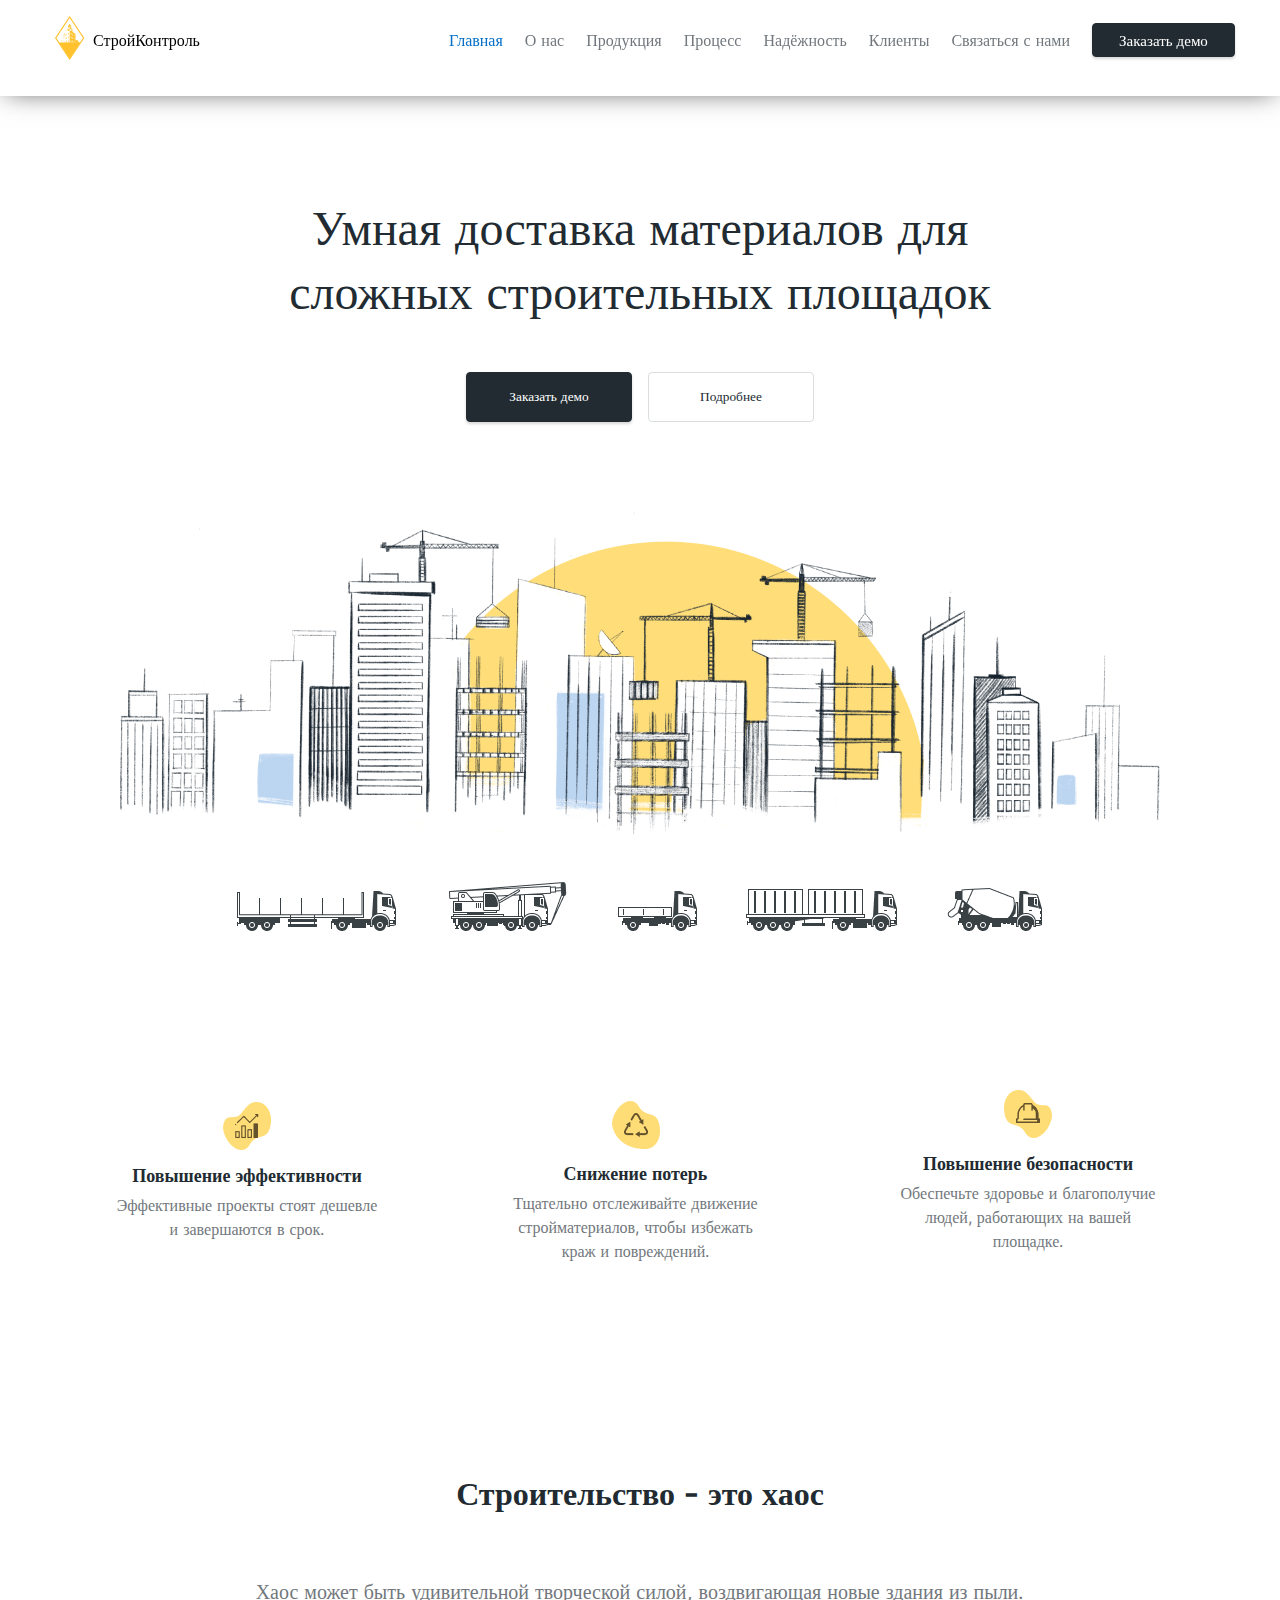
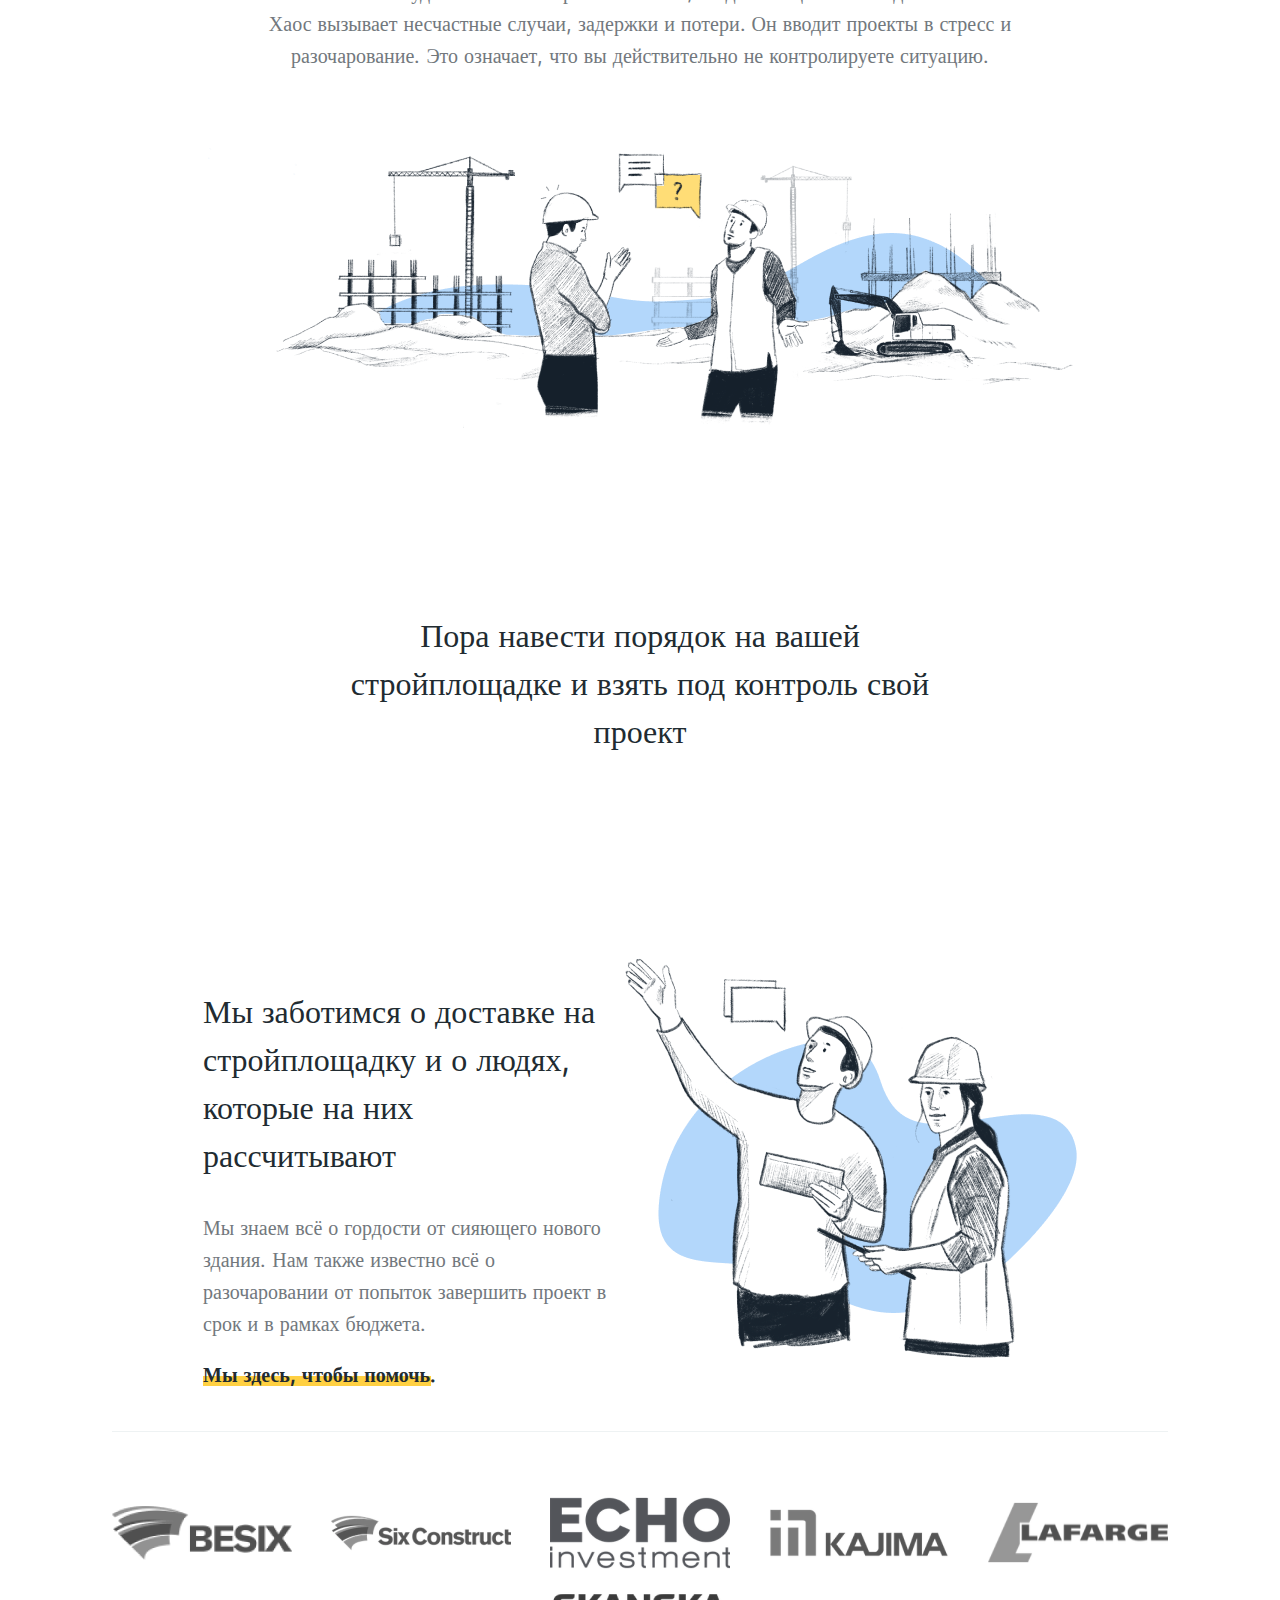
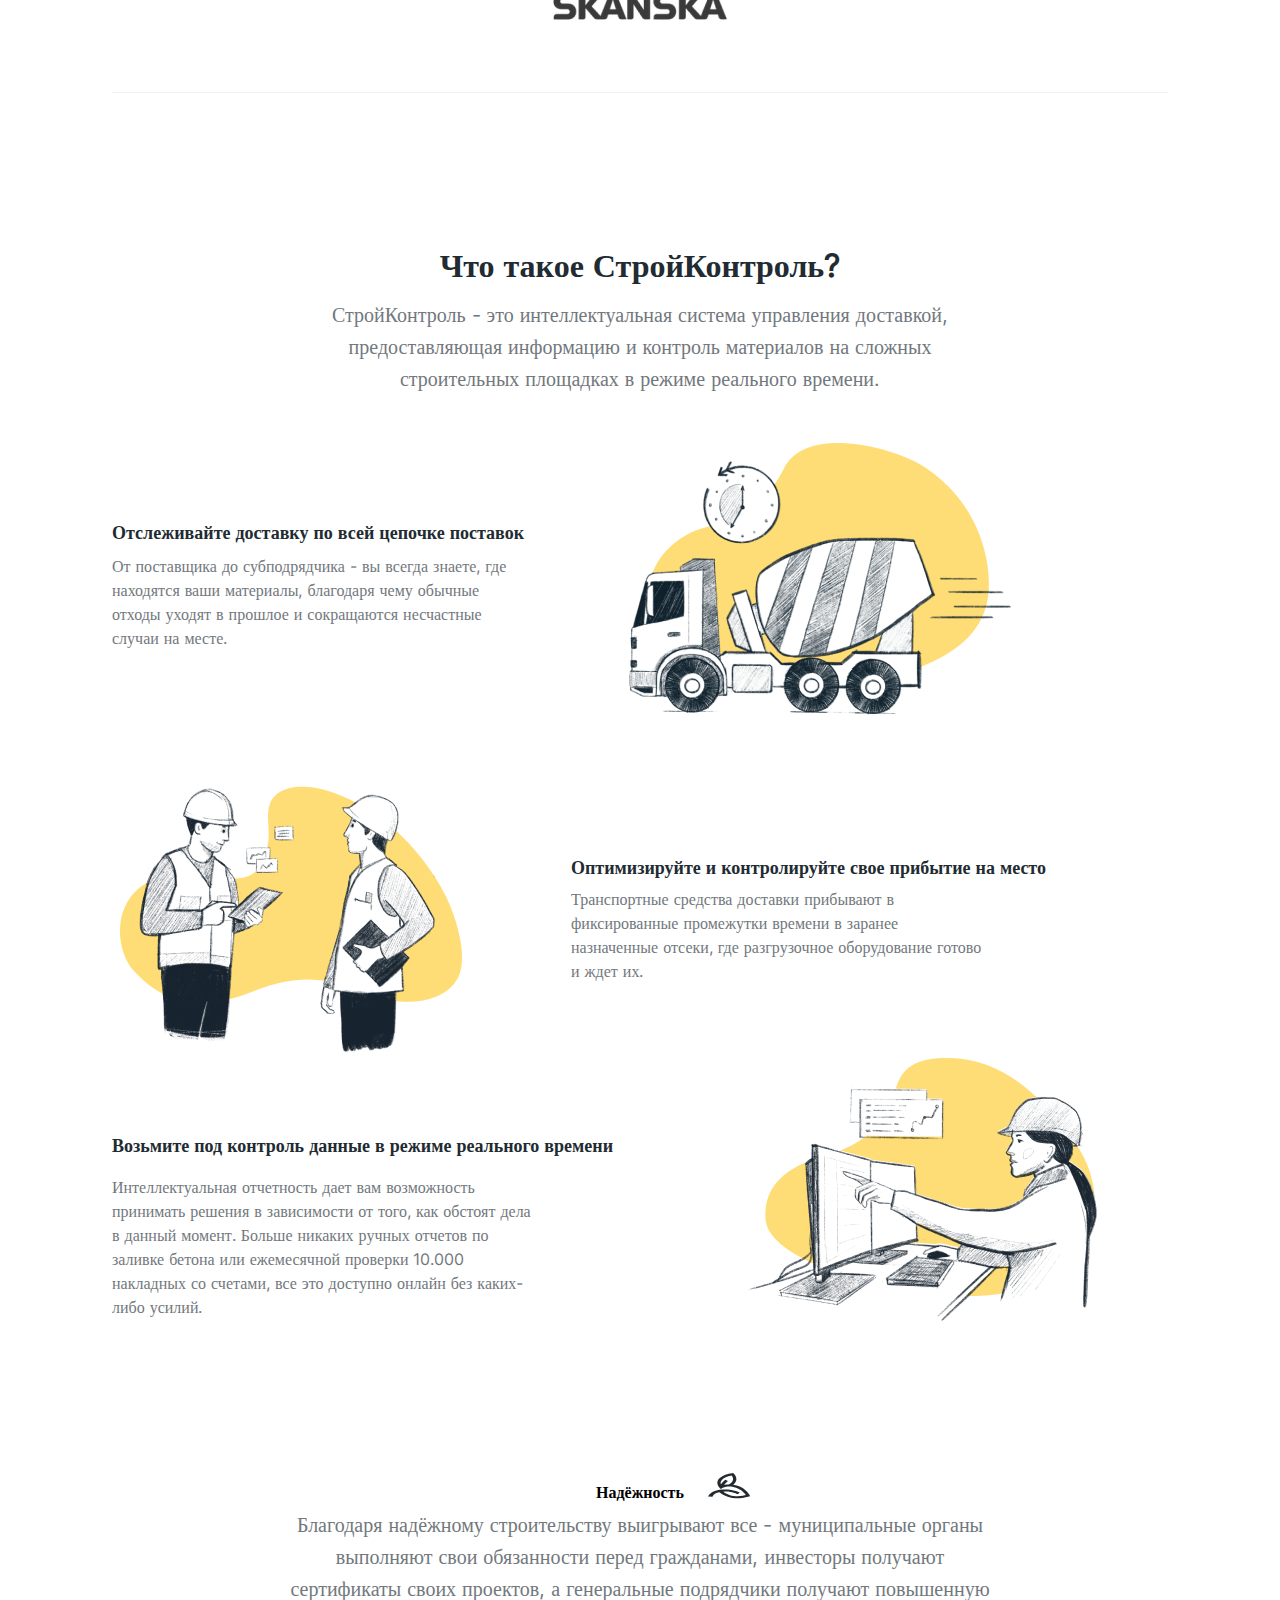
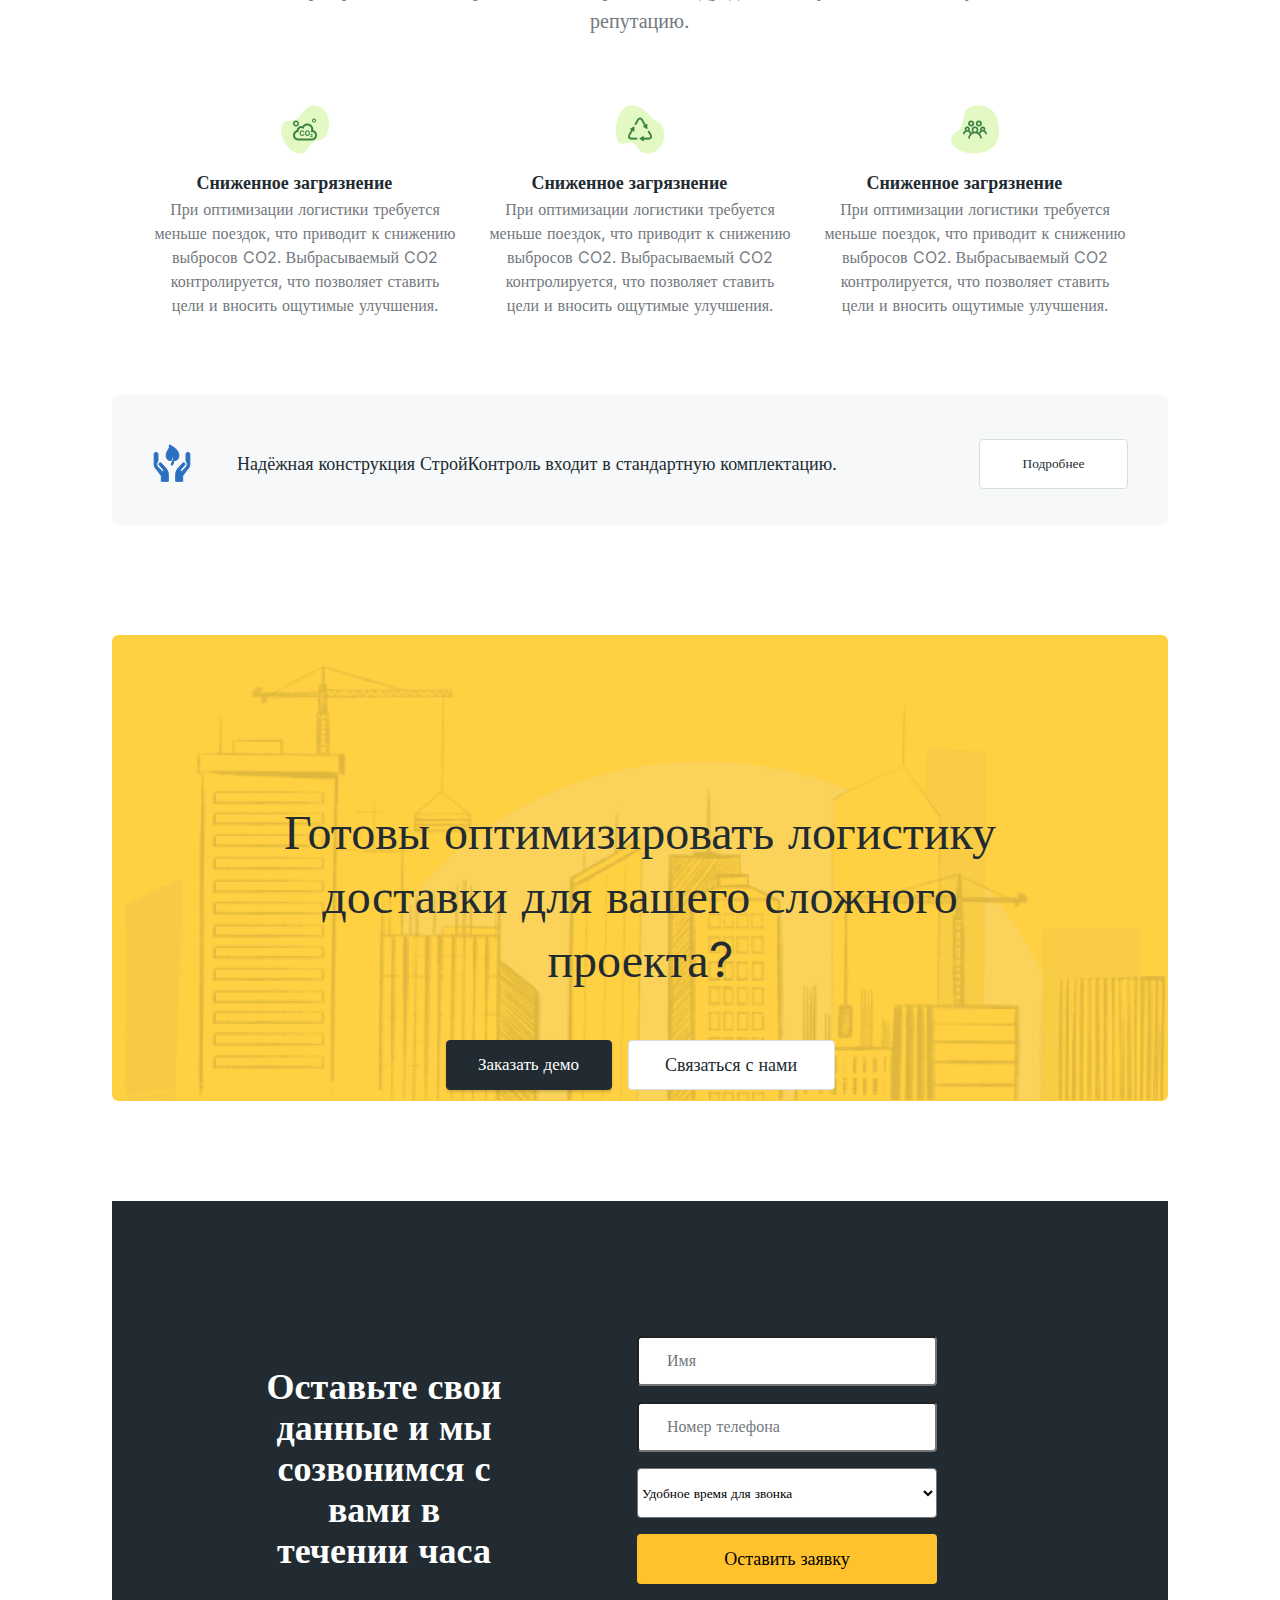
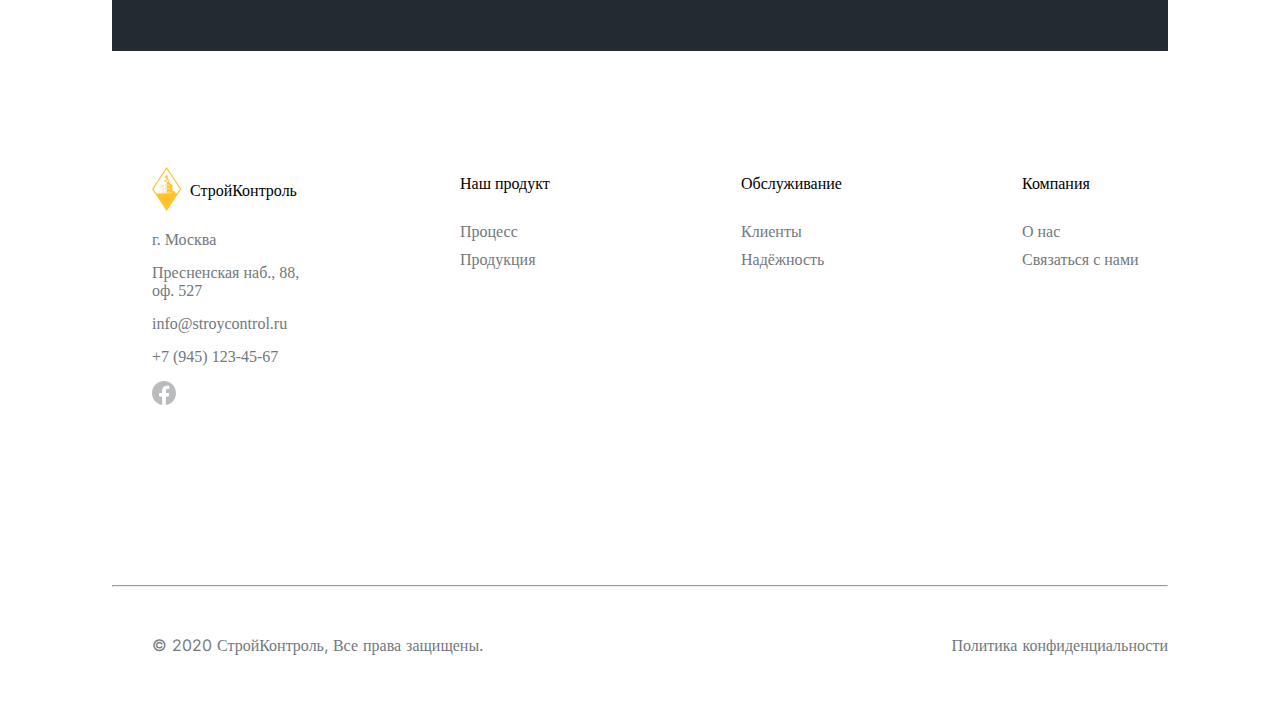
<file: index.html>
<!DOCTYPE html>
<html lang="ru">

<head>
    <meta charset="UTF-8">
    <meta http-equiv="X-UA-Compatible" content="IE=edge">
    <meta name="viewport" content="width=device-width, initial-scale=1.0">
    <title>Document</title>
    <link rel="stylesheet" href="./main.css">
    <link rel="stylesheet" href="./fonts.css">
</head>

<body>
    <nav>
        <div class="nav__container">
            <div class="start">
                <div class="start__div">
                    <div class="start__ul-li">
                        <ul class="start__ul">
                            <li class="start__li1"><img src="./images/logo.svg" alt=""></li>
                            <li class="start__li2">СтройКонтроль</li>
                        </ul>
                        <ul class="start__ul2">
                            <li class="start__li2">Главная</li>
                            <li class="start__li2">О нас</li>
                            <li class="start__li2">Продукция</li>
                            <li class="start__li2">Процесс</li>
                            <li class="start__li2">Надёжность</li>
                            <li class="start__li2">Клиенты</li>
                            <li class="start__li2">Связаться с нами</li>
                            <li><button class="start__li-button">Заказать демо</button></li>
                        </ul>
                    </div>
                </div>
            </div>
        </div>
    </nav>
    <header>
        <div class="container">
            <div class="header">
                <div class="start__header">
                    <p class="start__p1">Умная доставка материалов для сложных строительных площадок</p>
                    <div class="start__btns">
                        <button class="start_btn1">Заказать демо</button>
                        <button class="start_btn2">Подробнее</button>
                    </div>
                    <img class="start__img1" src="./images/Rectangle.png" alt="">
                    <img class="start__img2" src="./images/cards.png" alt="">
                </div>
            </div>
        </div>
    </header>
    <main>
        <section class="section001">
            <div class="container">
                <div class="start__cards">
                    <div class="start__card1 start_card1">
                        <img src="./images/Frame1.png" alt="">
                        <h2>Повышение эффективности</h2>
                        <p class="start__text">Эффективные проекты стоят дешевле и завершаются в срок.</p>
                    </div>
                    <div class="start__card1">
                        <img src="./images/Frame2.png" alt="">
                        <h2>Снижение потерь</h2>
                        <p class="start__text2">Тщательно отслеживайте движение стройматериалов, чтобы избежать краж и повреждений.</p>
                    </div>
                    <div class="start__card1 start_card1">
                        <img src="./images/Frame3.png" alt="">
                        <h2>Повышение безопасности</h2>
                        <p class="start__text3">Обеспечьте здоровье и благополучие людей, работающих на вашей площадке.</p>
                    </div>
                </div>
            </div>
        </section>
        <section class="section002">
            <div class="container">
                <div class="start__section002">
                    <h4 class="start__h4">Строительство - это хаос</h4>
                    <p class="start__p2">Хаос может быть удивительной творческой силой, воздвигающая новые здания из пыли. Хаос вызывает несчастные случаи, задержки и потери. Он вводит проекты в стресс и разочарование. Это означает, что вы действительно не контролируете ситуацию.</p>
                    <img src="./images/Rectangle2.png" alt="">
                </div>
            </div>
        </section>
        <section class="section003">
            <div class="container">
                <div class="start__section003">
                    <p class="start__wrap">Пора навести порядок на вашей стройплощадке и взять под контроль свой проект</p>
                    <div class="start__df">
                        <div class="start__texts-p">
                            <p class="start__p4">Мы заботимся о доставке на стройплощадку и о людях, которые на них рассчитывают</p>
                            <p class="start__p5">Мы знаем всё о гордости от сияющего нового здания. Нам также известно всё о разочаровании от попыток завершить проект в срок и в рамках бюджета.</p>
                            <div class="start__hr-div">
                                <h5 class="start_value">Мы здесь, чтобы помочь.</h5>
                                <span></span>
                            </div>
                        </div>
                        <img src="./images/Rectangle3.png" alt="">
                    </div>
                </div>
            </div>
        </section>
        <section class="section004">
            <div class="container">
                <div class="start__section004">
                    <div class="start__img">
                        <div class="start__images">
                            <img src="./images/besix.png" alt="">
                            <img src="./images/six.png" alt="">
                            <img src="./images/echo.png" alt="">
                            <img src="./images/kajima.png" alt="">
                            <img src="./images/lafarge.png" alt="">
                        </div>
                        <img class="start__skanska" src="./images/skanska.png" alt="">
                    </div>
                </div>
            </div>
        </section>
        <section class="section005">
            <div class="container">
                <div class="start__section005">
                    <div class="start__texts-values">
                        <h6 class="start__value-text">Что такое СтройКонтроль?</h6>
                        <p class="start__html">СтройКонтроль - это интеллектуальная система управления доставкой, предоставляющая информацию и контроль материалов на сложных строительных площадках в режиме реального времени.</p>
                    </div>
                    <div class="start__div-menu">
                        <div class="start-menu-texts">
                            <h5 class="start__menu-h5">Отслеживайте доставку по всей цепочке поставок</h5>
                            <p>От поставщика до субподрядчика - вы всегда знаете, где находятся ваши материалы, благодаря чему обычные отходы уходят в прошлое и сокращаются несчастные случаи на месте.</p>
                        </div>
                        <img src="./images/car.png" alt="">
                    </div>
                    <div class="div__start">
                        <img src="./images/bg.png" alt="">
                        <div class="menu__texts">
                            <h4>Оптимизируйте и контролируйте свое прибытие на место</h4>
                            <p>Транспортные средства доставки прибывают в фиксированные промежутки времени в заранее назначенные отсеки, где разгрузочное оборудование готово и ждет их.</p>
                        </div>
                    </div>
                    <div class="menu__start">
                        <div class="div__menu-text">
                            <h3>Возьмите под контроль данные в режиме реального времени</h3>
                            <p>Интеллектуальная отчетность дает вам возможность принимать решения в зависимости от того, как обстоят дела в данный момент. Больше никаких ручных отчетов по заливке бетона или ежемесячной проверки 10.000 накладных со счетами,
                                все это доступно онлайн без каких-либо усилий.</p>
                        </div>
                        <img src="./images/komp.png" alt="">
                    </div>
                </div>
            </div>
        </section>
        <section class="section006">
            <div class="container">
                <div class="start__section006">
                    <div class="menu-div__wrapper">
                        <div class="img-vector">
                            <h4>Надёжность</h4>
                            <img src="./images/Vector.svg" alt="">
                        </div>
                        <p>Благодаря надёжному строительству выигрывают все - муниципальные органы выполняют свои обязанности перед гражданами, инвесторы получают сертификаты своих проектов, а генеральные подрядчики получают повышенную репутацию.</p>
                        <div class="menu__cards">
                            <div class="menu_card1">
                                <img src="./images/green1.png" alt="">
                                <h3>Сниженное загрязнение</h3>
                                <p>При оптимизации логистики требуется меньше поездок, что приводит к снижению выбросов CO2. Выбрасываемый CO2 контролируется, что позволяет ставить цели и вносить ощутимые улучшения.</p>
                            </div>
                            <div class="menu_card1">
                                <img src="./images/gree2.png" alt="">
                                <h3>Сниженное загрязнение</h3>
                                <p>При оптимизации логистики требуется меньше поездок, что приводит к снижению выбросов CO2. Выбрасываемый CO2 контролируется, что позволяет ставить цели и вносить ощутимые улучшения.</p>
                            </div>
                            <div class="menu_card1">
                                <img src="./images/gree3.png" alt="">
                                <h3>Сниженное загрязнение</h3>
                                <p>При оптимизации логистики требуется меньше поездок, что приводит к снижению выбросов CO2. Выбрасываемый CO2 контролируется, что позволяет ставить цели и вносить ощутимые улучшения.</p>
                            </div>
                        </div>
                    </div>
                    <div class="start__dropdown">
                        <div class="menu__df">
                            <img src="./images/hands-icon.svg" alt="">
                            <p>Надёжная конструкция СтройКонтроль входит в стандартную комплектацию.</p>
                            <button>Подробнее</button>
                        </div>
                    </div>
                </div>
            </div>
        </section>
        <section class="section007">
            <div class="container">
                <div class="start__section007">
                    <div class="align__item">
                        <p>Готовы оптимизировать логистику доставки для вашего сложного проекта?</p>
                        <div class="textarea">
                            <button>Заказать демо</button>
                            <button>Связаться с нами</button>
                        </div>
                    </div>
                </div>
            </div>
        </section>
        <section class="section008">
            <div class="container">
                <div class="start__section008">
                    <div class="menu__slesh">
                        <h4>Оставьте свои данные и мы созвонимся с вами в течении часа</h4>
                        <div class="menu__inputs">
                            <input type="text" placeholder="Имя">
                            <input type="text" placeholder="Номер телефона">
                            <select>
                                <option>Удобное время для звонка</option>
                                <option>Имя</option>
                                <option>Имя</option>
                                <option>Имя</option>
                        </select>
                            <button>Оставить заявку</button>
                        </div>
                    </div>
                </div>
            </div>
        </section>
        <section class="section009">
            <div class="container">
                <div class="start__section009">
                    <div class="menu__ul-li">
                        <div class="ul2">
                            <ul class="velue__ul">
                                <li><img src="./images/logo.svg" alt=""></li>
                                <li>СтройКонтроль</li>
                            </ul>
                            <ul class="value__ul2">
                                <li>г. Москва</li>
                                <li>Пресненская наб., 88, оф. 527</li>
                                <li>info@stroycontrol.ru</li>
                                <li>+7 (945) 123-45-67</li>
                                <li><img src="./images/facebook.svg" alt=""></li>
                            </ul>
                        </div>
                        <ul class="ul3">
                            <li>Наш продукт</li>
                            <li>Процесс</li>
                            <li>Продукция</li>
                        </ul>
                        <ul class="ul3">
                            <li>Обслуживание</li>
                            <li>Клиенты</li>
                            <li>Надёжность</li>
                        </ul>
                        <ul class="ul3">
                            <li>Компания</li>
                            <li>О нас</li>
                            <li>Связаться с нами</li>
                        </ul>
                    </div>
                </div>
            </div>
        </section>
    </main>
    <footer>
        <div class="container">
            <div class="start__footer">
                <hr class="footer__hr">
                <ul class="footer__ul">
                    <li>© 2020 СтройКонтроль, Все права защищены.</li>
                    <li>Политика конфиденциальности</li>
                </ul>
            </div>
        </div>
    </footer>
</body>

</html>
</file>
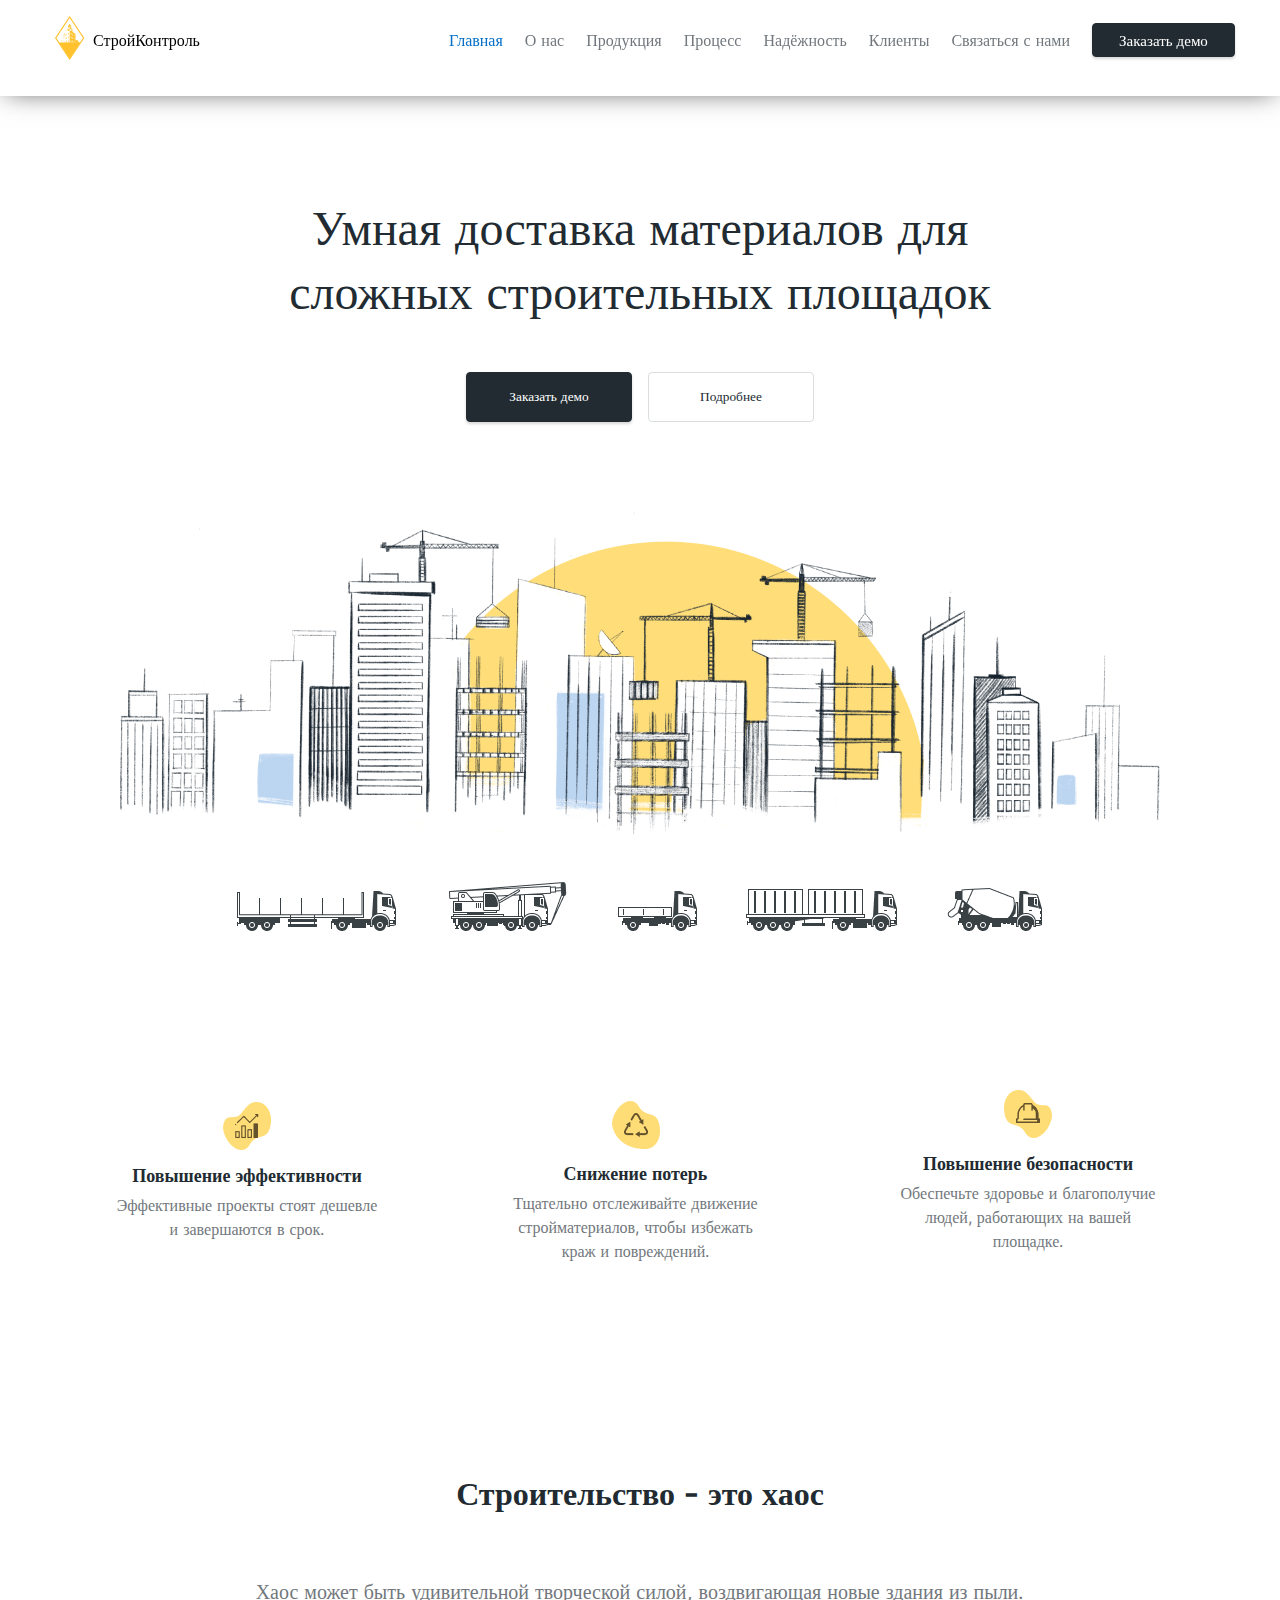
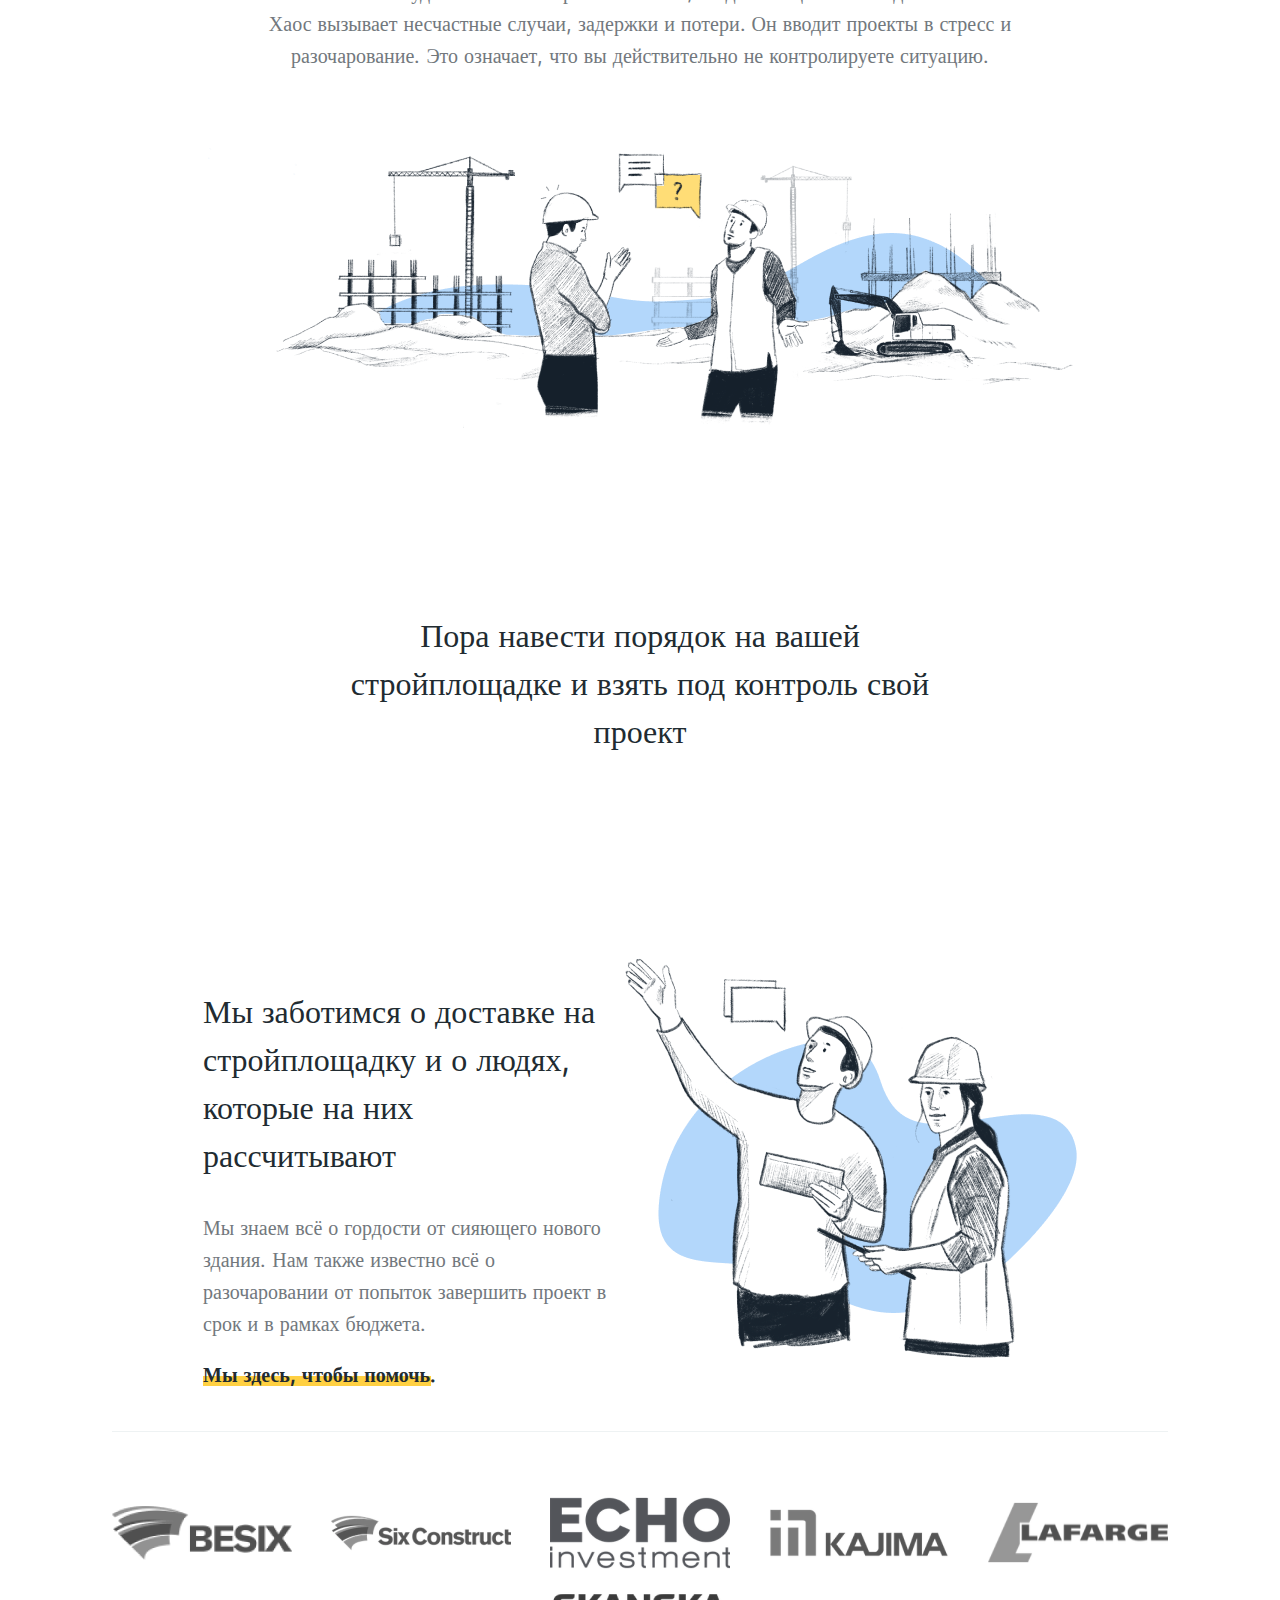
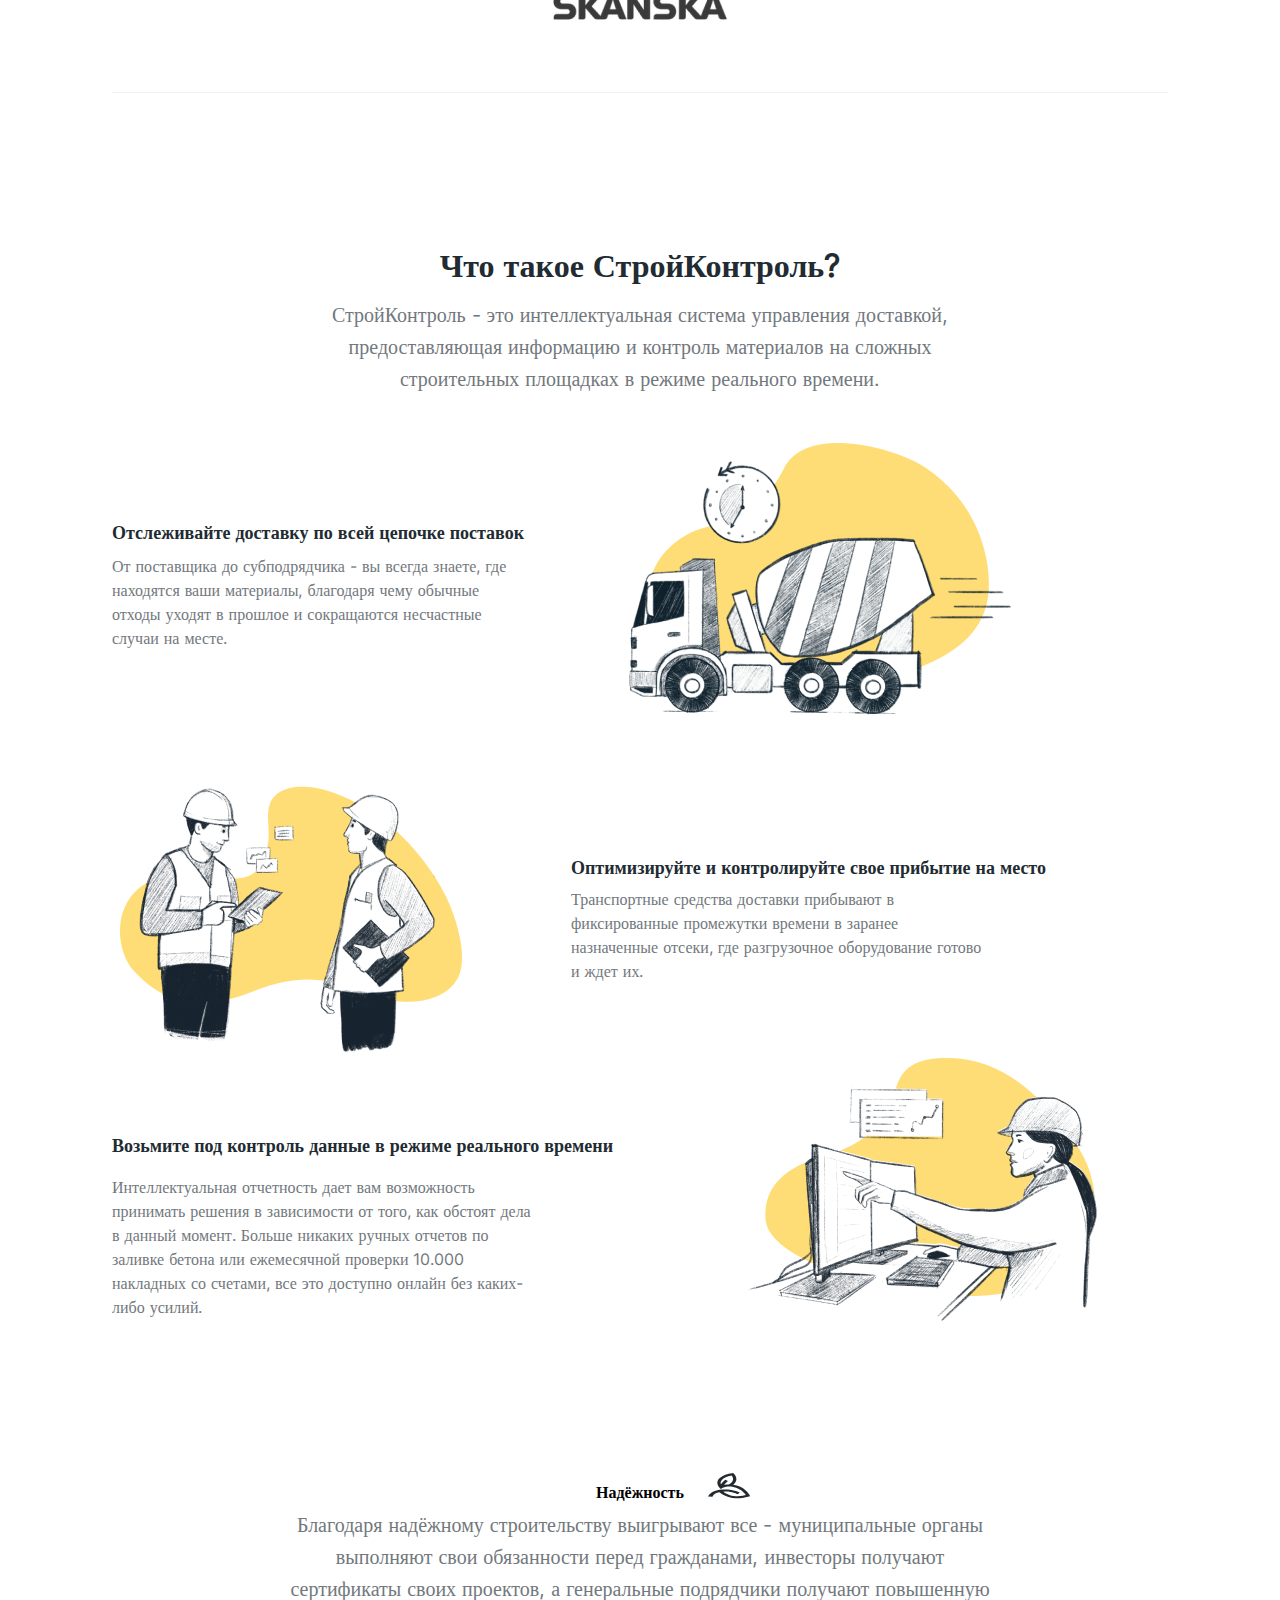
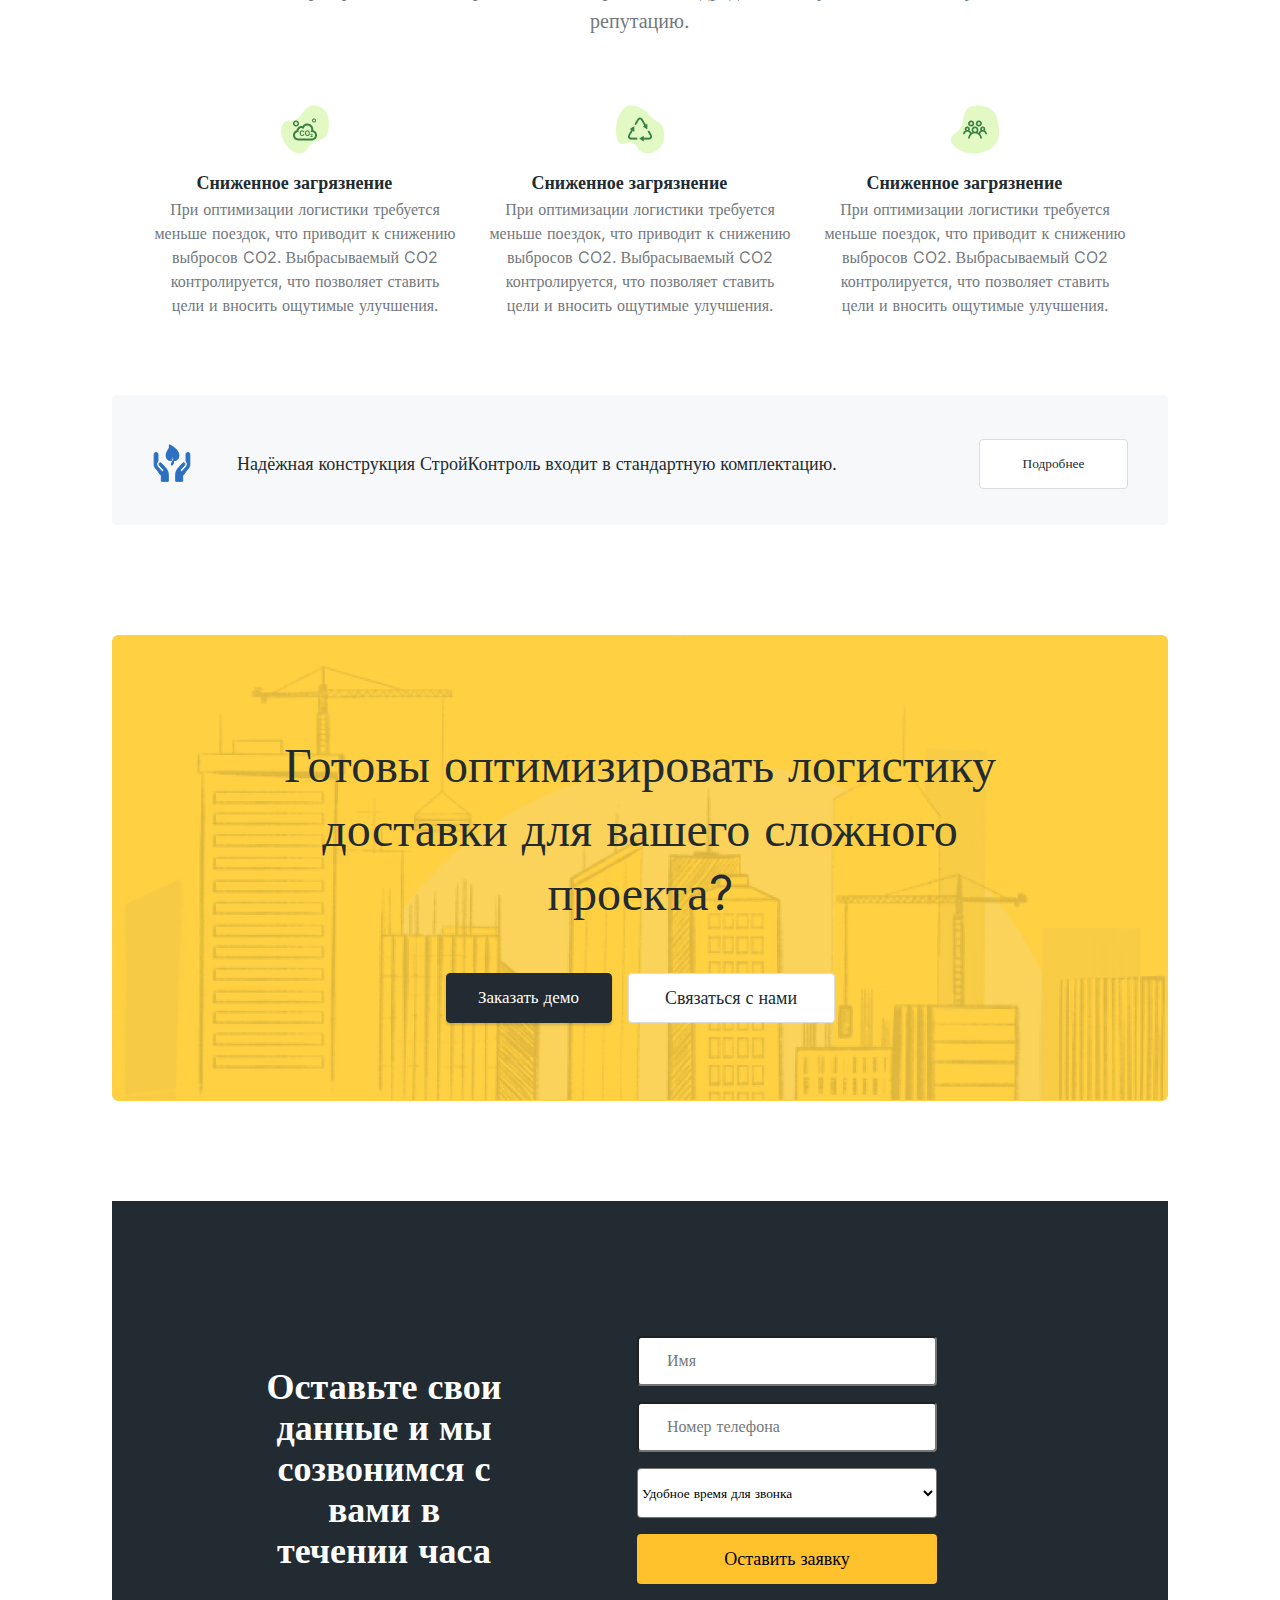
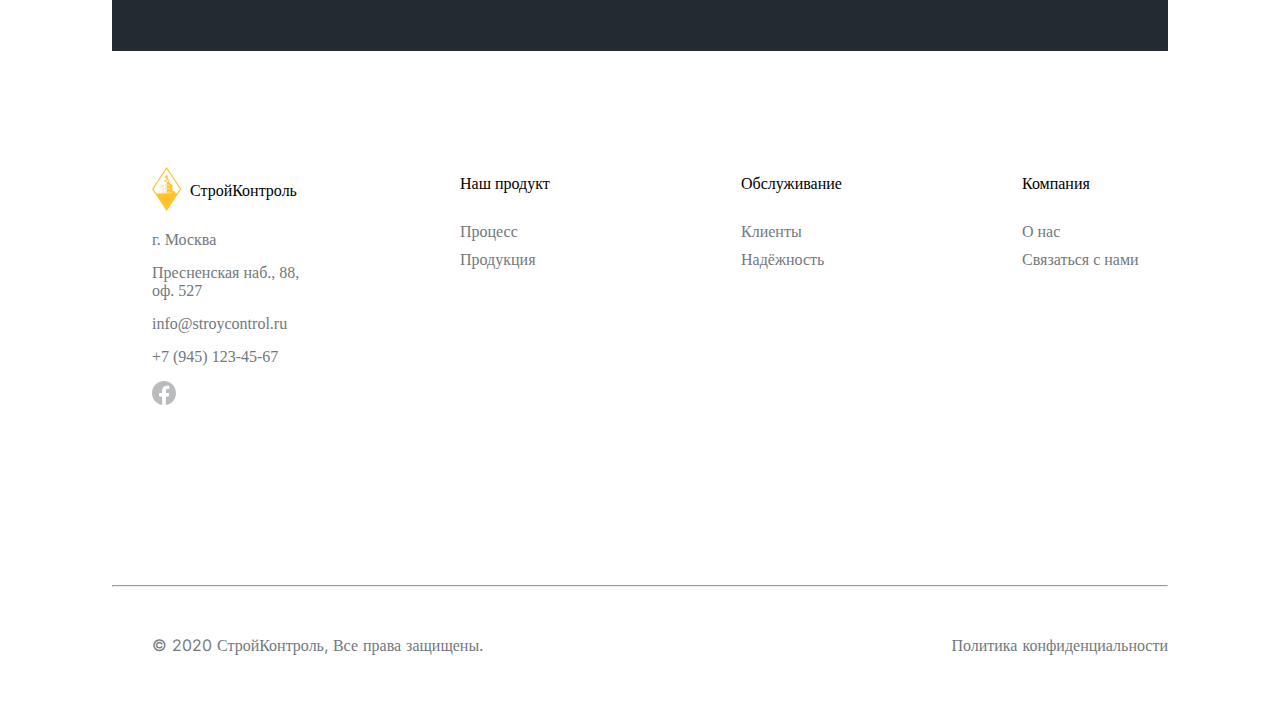
<file: 2-dars/index.html>
<!DOCTYPE html>
<html lang="en">

<head>
    <meta charset="UTF-8">
    <meta http-equiv="X-UA-Compatible" content="IE=edge">
    <meta name="viewport" content="width=device-width, initial-scale=1.0">
    <title>Document</title>
    <link rel="stylesheet" href="./main.css">
    <link rel="stylesheet" href="./fonts.css">
</head>

<body>
    <nav>
        <div class="nav__container">
            <div class="start">
                <div class="start__div">
                    <div class="start__ul-li">
                        <ul class="start__ul">
                            <li class="start__li1"><img src="./images/logo.svg" alt=""></li>
                            <li class="start__li2">СтройКонтроль</li>
                        </ul>
                        <ul class="start__ul2">
                            <li class="start__li2">Главная</li>
                            <li class="start__li2">О нас</li>
                            <li class="start__li2">Продукция</li>
                            <li class="start__li2">Процесс</li>
                            <li class="start__li2">Надёжность</li>
                            <li class="start__li2">Клиенты</li>
                            <li class="start__li2">Связаться с нами</li>
                            <li><button class="start__li-button">Заказать демо</button></li>
                        </ul>
                    </div>
                </div>
            </div>
        </div>
    </nav>
    <header>
        <div class="container">
            <div class="header">
                <div class="start__header">
                    <p class="start__p1">Умная доставка материалов для сложных строительных площадок</p>
                    <div class="start__btns">
                        <button class="start_btn1">Заказать демо</button>
                        <button class="start_btn2">Подробнее</button>
                    </div>
                    <img class="start__img1" src="./images/Rectangle.png" alt="">
                    <img class="start__img2" src="./images/cards.png" alt="">
                </div>
            </div>
        </div>
    </header>
    <main>
        <section class="section001">
            <div class="container">
                <div class="start__cards">
                    <div class="start__card1 start_card1">
                        <img src="./images/Frame1.png" alt="">
                        <h2>Повышение эффективности</h2>
                        <p class="start__text">Эффективные проекты стоят дешевле и завершаются в срок.</p>
                    </div>
                    <div class="start__card1">
                        <img src="./images/Frame2.png" alt="">
                        <h2>Снижение потерь</h2>
                        <p class="start__text2">Тщательно отслеживайте движение стройматериалов, чтобы избежать краж и повреждений.</p>
                    </div>
                    <div class="start__card1 start_card1">
                        <img src="./images/Frame3.png" alt="">
                        <h2>Повышение безопасности</h2>
                        <p class="start__text3">Обеспечьте здоровье и благополучие людей, работающих на вашей площадке.</p>
                    </div>
                </div>
            </div>
        </section>
        <section class="section002">
            <div class="container">
                <div class="start__section002">
                    <h4 class="start__h4">Строительство - это хаос</h4>
                    <p class="start__p2">Хаос может быть удивительной творческой силой, воздвигающая новые здания из пыли. Хаос вызывает несчастные случаи, задержки и потери. Он вводит проекты в стресс и разочарование. Это означает, что вы действительно не контролируете ситуацию.</p>
                    <img src="./images/Rectangle2.png" alt="">
                </div>
            </div>
        </section>
        <section class="section003">
            <div class="container">
                <div class="start__section003">
                    <p class="start__wrap">Пора навести порядок на вашей стройплощадке и взять под контроль свой проект</p>
                    <div class="start__df">
                        <div class="start__texts-p">
                            <p class="start__p4">Мы заботимся о доставке на стройплощадку и о людях, которые на них рассчитывают</p>
                            <p class="start__p5">Мы знаем всё о гордости от сияющего нового здания. Нам также известно всё о разочаровании от попыток завершить проект в срок и в рамках бюджета.</p>
                            <div class="start__hr-div">
                                <h5 class="start_value">Мы здесь, чтобы помочь.</h5>
                                <span></span>
                            </div>
                        </div>
                        <img src="./images/Rectangle3.png" alt="">
                    </div>
                </div>
            </div>
        </section>
        <section class="section004">
            <div class="container">
                <div class="start__section004">
                    <div class="start__img">
                        <div class="start__images">
                            <img src="./images/besix.png" alt="">
                            <img src="./images/six.png" alt="">
                            <img src="./images/echo.png" alt="">
                            <img src="./images/kajima.png" alt="">
                            <img src="./images/lafarge.png" alt="">
                        </div>
                        <img class="start__skanska" src="./images/skanska.png" alt="">
                    </div>
                </div>
            </div>
        </section>
        <section class="section005">
            <div class="container">
                <div class="start__section005">
                    <div class="start__texts-values">
                        <h6 class="start__value-text">Что такое СтройКонтроль?</h6>
                        <p class="start__html">СтройКонтроль - это интеллектуальная система управления доставкой, предоставляющая информацию и контроль материалов на сложных строительных площадках в режиме реального времени.</p>
                    </div>
                    <div class="start__div-menu">
                        <div class="start-menu-texts">
                            <h5 class="start__menu-h5">Отслеживайте доставку по всей цепочке поставок</h5>
                            <p>От поставщика до субподрядчика - вы всегда знаете, где находятся ваши материалы, благодаря чему обычные отходы уходят в прошлое и сокращаются несчастные случаи на месте.</p>
                        </div>
                        <img src="./images/car.png" alt="">
                    </div>
                    <div class="div__start">
                        <img src="./images/bg.png" alt="">
                        <div class="menu__texts">
                            <h4>Оптимизируйте и контролируйте свое прибытие на место</h4>
                            <p>Транспортные средства доставки прибывают в фиксированные промежутки времени в заранее назначенные отсеки, где разгрузочное оборудование готово и ждет их.</p>
                        </div>
                    </div>
                    <div class="menu__start">
                        <div class="div__menu-text">
                            <h3>Возьмите под контроль данные в режиме реального времени</h3>
                            <p>Интеллектуальная отчетность дает вам возможность принимать решения в зависимости от того, как обстоят дела в данный момент. Больше никаких ручных отчетов по заливке бетона или ежемесячной проверки 10.000 накладных со счетами,
                                все это доступно онлайн без каких-либо усилий.</p>
                        </div>
                        <img src="./images/komp.png" alt="">
                    </div>
                </div>
            </div>
        </section>
        <section class="section006">
            <div class="container">
                <div class="start__section006">
                    <div class="menu-div__wrapper">
                        <div class="img-vector">
                            <h4>Надёжность</h4>
                            <img src="./images/Vector.svg" alt="">
                        </div>
                        <p>Благодаря надёжному строительству выигрывают все - муниципальные органы выполняют свои обязанности перед гражданами, инвесторы получают сертификаты своих проектов, а генеральные подрядчики получают повышенную репутацию.</p>
                        <div class="menu__cards">
                            <div class="menu_card1">
                                <img src="./images/green1.png" alt="">
                                <h3>Сниженное загрязнение</h3>
                                <p>При оптимизации логистики требуется меньше поездок, что приводит к снижению выбросов CO2. Выбрасываемый CO2 контролируется, что позволяет ставить цели и вносить ощутимые улучшения.</p>
                            </div>
                            <div class="menu_card1">
                                <img src="./images/gree2.png" alt="">
                                <h3>Сниженное загрязнение</h3>
                                <p>При оптимизации логистики требуется меньше поездок, что приводит к снижению выбросов CO2. Выбрасываемый CO2 контролируется, что позволяет ставить цели и вносить ощутимые улучшения.</p>
                            </div>
                            <div class="menu_card1">
                                <img src="./images/gree3.png" alt="">
                                <h3>Сниженное загрязнение</h3>
                                <p>При оптимизации логистики требуется меньше поездок, что приводит к снижению выбросов CO2. Выбрасываемый CO2 контролируется, что позволяет ставить цели и вносить ощутимые улучшения.</p>
                            </div>
                        </div>
                    </div>
                    <div class="start__dropdown">
                        <div class="menu__df">
                            <img src="./images/hands-icon.svg" alt="">
                            <p>Надёжная конструкция СтройКонтроль входит в стандартную комплектацию.</p>
                            <button>Подробнее</button>
                        </div>
                    </div>
                </div>
            </div>
        </section>
        <section class="section007">
            <div class="container">
                <div class="start__section007">
                    <div class="align__item">
                        <p>Готовы оптимизировать логистику доставки для вашего сложного проекта?</p>
                        <div class="textarea">
                            <button>Заказать демо</button>
                            <button>Связаться с нами</button>
                        </div>
                    </div>
                </div>
            </div>
        </section>
        <section class="section008">
            <div class="container">
                <div class="start__section008">
                    <div class="menu__slesh">
                        <h4>Оставьте свои данные и мы созвонимся с вами в течении часа</h4>
                        <div class="menu__inputs">
                            <input type="text" placeholder="Имя">
                            <input type="text" placeholder="Номер телефона">
                            <select>
                                <option>Удобное время для звонка</option>
                                <option>Имя</option>
                                <option>Имя</option>
                                <option>Имя</option>
                        </select>
                            <button>Оставить заявку</button>
                        </div>
                    </div>
                </div>
            </div>
        </section>
        <section class="section009">
            <div class="container">
                <div class="start__section009">
                    <div class="menu__ul-li">
                        <div class="ul2">
                            <ul class="velue__ul">
                                <li><img src="./images/logo.svg" alt=""></li>
                                <li>СтройКонтроль</li>
                            </ul>
                            <ul class="value__ul2">
                                <li>г. Москва</li>
                                <li>Пресненская наб., 88, оф. 527</li>
                                <li>info@stroycontrol.ru</li>
                                <li>+7 (945) 123-45-67</li>
                                <li><img src="./images/facebook.svg" alt=""></li>
                            </ul>
                        </div>
                        <ul class="ul3">
                            <li>Наш продукт</li>
                            <li>Процесс</li>
                            <li>Продукция</li>
                        </ul>
                        <ul class="ul3">
                            <li>Обслуживание</li>
                            <li>Клиенты</li>
                            <li>Надёжность</li>
                        </ul>
                        <ul class="ul3">
                            <li>Компания</li>
                            <li>О нас</li>
                            <li>Связаться с нами</li>
                        </ul>
                    </div>
                </div>
            </div>
        </section>
    </main>
    <footer>
        <div class="container">
            <div class="start__footer">
                <hr class="footer__hr">
                <ul class="footer__ul">
                    <li>© 2020 СтройКонтроль, Все права защищены.</li>
                    <li>Политика конфиденциальности</li>
                </ul>
            </div>
        </div>
    </footer>
</body>

</html>
</file>
<file: main.css>
* {
    box-sizing: border-box;
    list-style: none;
}

.nav__container {
    margin: 0 auto;
    max-width: 1440px;
    padding: 0 15px;
}

nav {
    background-color: rgb(255, 255, 255);
    Position: fixed;
    Z-index: 10;
    Top: 0;
    right: 0;
    Width: 100%;
    box-shadow: 0px 0px 26px -6px rgba(0, 0, 0, 0.76);
    -webkit-box-shadow: 0px 0px 26px -6px rgba(0, 0, 0, 0.76);
    -moz-box-shadow: 0px 0px 26px -6px rgba(0, 0, 0, 0.76);
}

.start__div {
    height: 96px;
}

.start__ul-li {
    display: flex;
    align-items: center;
    font-family: 'Inter';
    justify-content: space-between;
}

.start__ul {
    display: flex;
    align-items: center;
    font-family: 'Inter';
    column-gap: 8px;
}

.start__ul2 {
    column-gap: 22px;
    display: flex;
    font-family: 'Inter';
    align-items: center;
}

.start__ul2 .start__li2:nth-child(1) {
    font-family: 'Inter';
    color: #036FC7;
    cursor: pointer;
}

.start__ul2 .start__li2 {
    font-family: 'Inter';
    color: #72787D;
    cursor: pointer;
}

.start__ul2 .start__li2:hover {
    color: #036FC7;
    cursor: pointer;
}

.start__li-button {
    width: 143px;
    font-family: 'Inter';
    height: 34px;
    background: #212B31;
    border: 1px solid #212B31;
    box-shadow: 0px 2px 3px rgba(0, 0, 0, 0.16);
    border-radius: 4px;
    color: white;
    font-size: 15px;
    margin-right: 30px;
    transition: 0.5s;
}

.start__li-button:hover {
    background: #212b3100;
    border: 1px solid #DADEDF;
    box-shadow: none;
    color: #212B31;
    transition: 0.5s;
    cursor: pointer;
}


/* header */

.container {
    margin: 0 auto;
    max-width: 1056px;
    padding: 0 15;
}

header {
    margin-top: 74px;
}

.start__header {
    flex-direction: column;
    align-items: center;
    display: flex;
}

.start__p1 {
    width: 818px;
    font-family: 'Inter';
    font-size: 48px;
    line-height: 64px;
    text-align: center;
    color: #212B31;
    padding-top: 74px;
}

.start__btns {
    display: flex;
    column-gap: 16px;
    align-items: center;
}

.start_btn1 {
    width: 166px;
    height: 50px;
    background: #212B31;
    border: 1px solid #212B31;
    box-shadow: 0px 2px 3px rgba(0, 0, 0, 0.16);
    border-radius: 4px;
    color: white;
    transition: 0.5s;
    cursor: pointer;
}

.start_btn1:hover {
    background: #212b3100;
    border: 1px solid #DADEDF;
    box-shadow: none;
    color: #212B31;
    transition: 0.5s;
    cursor: pointer;
}

.start_btn2 {
    width: 166px;
    height: 50px;
    background: #212b3100;
    border: 1px solid #DADEDF;
    border-radius: 4px;
    color: #212B31;
    transition: 0.5s;
    cursor: pointer;
}

.start_btn2:hover {
    background: #212B31;
    border: 1px solid #212B31;
    box-shadow: 0px 2px 3px rgba(0, 0, 0, 0.16);
    color: white;
    transition: 0.5s;
    cursor: pointer;
}

.start__img1 {
    padding-top: 88px;
}

.start__img2 {
    padding-top: 36px;
}


/* section001 */

.section001 {
    padding-top: 158px;
}

.start__cards {
    display: flex;
    align-items: center;
    column-gap: 118px;
}

.start__card1 {
    display: flex;
    flex-direction: column;
    align-items: center;
}

.start_card1 {
    padding-bottom: 21px;
}

h2 {
    font-family: 'Inter';
    font-size: 18px;
    color: #212B31;
}

.start__text {
    width: 270px;
    font-family: 'Inter';
    font-size: 16px;
    line-height: 24px;
    text-align: center;
    color: #72787D;
    margin-top: -9px;
}

.start__text2 {
    width: 271px;
    font-family: 'Inter';
    font-size: 16px;
    line-height: 24px;
    text-align: center;
    color: #72787D;
    margin-top: -9px;
}

.start__text3 {
    width: 278px;
    font-family: 'Inter';
    font-size: 16px;
    line-height: 24px;
    text-align: center;
    color: #72787D;
    margin-top: -9px;
}


/* section002 */

.section002 {
    margin-top: 142px;
}

.start__section002 {
    flex-direction: column;
    display: flex;
    align-items: center;
}

.start__h4 {
    font-family: 'Inter';
    font-size: 32px;
    text-align: center;
    color: #212B31;
}

.start__p2 {
    width: 814px;
    font-family: 'Inter';
    font-size: 20px;
    line-height: 32px;
    text-align: center;
    color: #72787D;
}

.start__section002 img {
    padding-top: 40px;
}


/* section003 */

.section003 {
    margin-top: 144px;
}

.start__section003 {
    display: flex;
    flex-direction: column;
    align-items: center;
}

.start__wrap {
    width: 655px;
    font-family: 'Inter';
    font-size: 32px;
    line-height: 48px;
    text-align: center;
    color: #212B31;
}

.start__df {
    display: flex;
    align-items: center;
    padding-top: 168px;
}

.start__p4 {
    width: 410px;
    font-family: 'Inter';
    font-size: 32px;
    line-height: 48px;
    color: #212B31;
}

.start__p5 {
    width: 410px;
    font-family: 'Inter';
    font-size: 20px;
    line-height: 32px;
    color: #72787D;
}

.start__hr-div {
    position: relative;
    top: -30px;
}

.start_value {
    font-family: 'Inter';
    font-size: 20px;
    color: #212B31;
    z-index: 3;
    position: absolute;
}

.start__hr-div span {
    position: absolute;
    top: 46px;
    background-color: #ffd042;
    width: 228px;
    height: 10px;
}


/* section004 */

.section004 {
    margin-top: 71px;
}

.start__img {
    flex-direction: column;
    display: flex;
    align-items: center;
}

.start__images {
    display: flex;
    align-items: center;
    padding-top: 56px;
    column-gap: 39px;
}

.start__section004 {
    border-bottom: 1px solid #EEF2F3;
    border-top: 1px solid #EEF2F3;
    border-left: none;
    border-right: none;
}

.start__images img:nth-child(1) {
    width: 180px;
    height: 76px;
}

.start__images img:nth-child(2) {
    width: 180px;
    height: 60px;
}

.start__images img:nth-child(3) {
    width: 180px;
    height: 90px;
}

.start__images img:nth-child(4) {
    width: 180px;
    height: 72px;
}

.start__images img:nth-child(5) {
    width: 180px;
    height: 81px;
}

.start__skanska {
    padding-bottom: 56.72px;
}


/* section005 */

.section005 {
    margin-top: 78.28px;
}

.start__texts-values {
    display: flex;
    align-items: center;
    flex-direction: column;
    column-gap: 21px;
}

.start__value-text {
    width: 427px;
    font-family: 'Inter';
    font-size: 32px;
    text-align: center;
    color: #212B31;
}

.start__html {
    margin-top: -60px;
    width: 702px;
    font-family: 'Inter';
    font-size: 20px;
    line-height: 32px;
    text-align: center;
    color: #72787D;
}

.start__div-menu {
    margin-top: 28px;
    display: flex;
    align-items: center;
    column-gap: 91px;
}

.start__menu-h5 {
    font-family: 'Inter';
    font-size: 18px;
    color: #212B31;
}

.start__div-menu p {
    margin-top: -20px;
    width: 415px;
    font-family: 'Inter';
    font-size: 16px;
    line-height: 24px;
    color: #72787D;
}

.div__start {
    display: flex;
    align-items: center;
    margin-top: 65px;
    column-gap: 101px;
}

.menu__texts h4 {
    width: 515px;
    font-family: 'Inter';
    font-size: 18px;
    color: #212B31;
}

.menu__texts p {
    margin-top: -15px;
    width: 415px;
    font-family: 'Inter';
    font-size: 16px;
    line-height: 24px;
    color: #72787D;
}

.div__menu-text {
    margin-top: 65px;
}

.menu__start {
    display: flex;
    align-items: center;
    column-gap: 34px;
}

.div__menu-text h3 {
    width: 550px;
    font-family: 'Inter';
    font-size: 18px;
    color: #212B31;
}

.div__menu-text p {
    width: 423px;
    font-family: 'Inter';
    font-size: 16px;
    line-height: 24px;
    color: #72787D;
}


/* section006 */

.section006 {
    margin-top: 128px;
}

.start__section006 {
    display: flex;
    flex-direction: column;
    align-items: center;
}

.menu-div__wrapper {
    display: flex;
    align-items: center;
    flex-direction: column;
}

.img-vector {
    position: relative;
    display: flex;
}

.img-vector img {
    position: absolute;
    top: 10px;
    left: 112px;
}

.menu-div__wrapper p {
    width: 718px;
    font-family: 'Inter';
    font-size: 20px;
    line-height: 32px;
    text-align: center;
    color: #72787D;
    margin-top: -15px;
}

.menu__cards {
    display: flex;
    align-items: center;
    column-gap: 33px;
    margin-top: 48px;
}

.menu_card1 {
    display: flex;
    flex-direction: column;
    align-items: center;
}

.menu_card1 h3 {
    width: 217px;
    font-family: 'Inter';
    font-size: 18px;
    color: #212B31;
}

.menu_card1 p {
    width: 302px;
    font-family: 'Inter';
    font-size: 16px;
    line-height: 24px;
    text-align: center;
    color: #72787D;
}

.start__dropdown {
    height: 130px;
    background-color: #F6F8F9;
    border-radius: 5px;
    width: 100%;
    margin-top: 62px;
}

.menu__df {
    display: flex;
    align-items: center;
    justify-content: space-between;
    margin-top: 40px;
}

.menu__df img {
    padding-left: 40px;
}

.menu__df p {
    width: 697px;
    font-family: 'Inter';
    font-size: 18px;
    color: #212B31;
}

.menu__df button {
    width: 149px;
    height: 50px;
    background-color: #FFFFFF;
    border: 1px solid #DADEDF;
    border-radius: 4px;
    color: #212B31;
    cursor: pointer;
    margin-right: 40px;
    transition: 0.5s;
}

.menu__df button:hover {
    cursor: pointer;
    background-color: #212B31;
    color: #EEF2F3;
    transition: 0.5s;
}


/* section007 */

.section007 {
    margin-top: 110px;
}

.start__section007 {
    height: 466px;
    background-image: url(./images/bg_img.png);
    border-radius: 6px;
}

.align__item {
    display: flex;
    align-items: center;
    flex-direction: column;
}

.align__item p {
    width: 824px;
    font-family: 'Inter';
    font-size: 48px;
    line-height: 64px;
    text-align: center;
    color: #212B31;
    padding-top: 117px;
}

.textarea {
    display: flex;
    column-gap: 16px;
}

.textarea button:nth-child(1) {
    font-family: 'Arial';
    font-size: 17px;
    color: #FFFFFF;
    width: 166px;
    cursor: pointer;
    height: 50px;
    background-color: #212B31;
    border: 1px solid #212B31;
    box-shadow: 0px 2px 3px rgba(0, 0, 0, 0.16);
    border-radius: 4px;
    transition: 0.5s;
}

.textarea button:nth-child(1):hover {
    color: #212B31;
    background-color: #EEF2F3;
    border: none;
    transition: 0.5s;
    cursor: pointer;
}

.textarea button:nth-child(2) {
    font-family: 'Inter';
    font-size: 18px;
    color: #212B31;
    width: 207px;
    cursor: pointer;
    height: 50px;
    background-color: #FFFFFF;
    border: 1px solid #DADEDF;
    border-radius: 4px;
    transition: 0.5s;
}

.textarea button:nth-child(2):hover {
    cursor: pointer;
    color: #EEF2F3;
    background-color: #212B31;
    transition: 0.5s;
    border: none;
}


/* section008 */

.section008 {
    margin-top: 100px;
}

.start__section008 {
    width: 100%;
    height: 450px;
    background-color: #212B31;
}

.menu__slesh {
    display: flex;
    align-items: center;
    column-gap: 127px;
}

.menu__slesh h4 {
    width: 398px;
    font-family: 'Inter';
    font-size: 36px;
    line-height: 41px;
    text-align: center;
    color: #FFFFFF;
    padding-top: 118px;
    padding-left: 146px;
}

input {
    width: 300px;
    height: 50px;
    background: #FFFFFF;
    border-radius: 4px;
}

input::placeholder {
    font-family: 'Inter';
    font-size: 16px;
    padding-left: 26px;
    color: #72787D;
}

.menu__inputs {
    margin-top: 101px;
    display: flex;
    flex-direction: column;
    row-gap: 16px;
}

.menu__inputs button {
    font-family: 'Inter';
    font-size: 18px;
    color: #000000;
    width: 300px;
    height: 50px;
    background: #FFC22D;
    border-radius: 4px;
    border: none;
    transition: 0.5s;
    cursor: pointer;
}

.menu__inputs button:hover {
    background-color: #FFFFFF;
    color: #ffb700;
    transition: 0.5s;
    cursor: pointer;
}

select {
    width: 300px;
    height: 50px;
    background: #FFFFFF;
    border-radius: 4px;
}

select option {
    font-family: 'Inter';
    font-size: 16px;
    padding-left: 26px;
    color: #72787D;
}


/* section009 */

.section009 {
    margin-top: 100px;
}

.menu__ul-li {
    display: flex;
    align-items: center;
    column-gap: 95px;
}

.velue__ul {
    display: flex;
    align-items: center;
    column-gap: 8px;
}

.value__ul2 {
    row-gap: 15px;
    display: flex;
    flex-direction: column;
    color: #72787D;
}

.ul3 {
    display: flex;
    flex-direction: column;
    row-gap: 10px;
    margin-top: -115px;
}

.ul3 li:nth-child(1) {
    width: 113px;
    margin-bottom: 20px;
}

.ul3 li:nth-child(2) {
    color: #72787D;
}

.ul3 li:nth-child(3) {
    width: 146px;
    color: #72787D;
}


/* footer */

footer {
    margin-top: 160px;
}

.footer__hr {
    width: 1056px;
    height: 1px;
    background: #DADEDF;
}

.footer__ul {
    display: flex;
    padding-top: 32px;
    align-items: center;
    justify-content: space-between;
    font-family: 'Inter';
    font-size: 16px;
    color: #72787D;
    padding-bottom: 33px;
}

.footer__ul li:hover {
    color: #036FC7;
    cursor: pointer;
}
</file>
<file: fonts.css>
@font-face {
    font-family: 'Arial';
    src: url(./fonts/ArialCE.ttf);
}

@font-face {
    font-family: 'Inter';
    src: url(./fonts/inter-v12-latin-regular.ttf);
}
</file>
<file: 2-dars/main.css>
* {
    box-sizing: border-box;
    list-style: none;
}

.nav__container {
    margin: 0 auto;
    max-width: 1440px;
    padding: 0 15px;
}

nav {
    background-color: rgb(255, 255, 255);
    Position: fixed;
    Z-index: 10;
    Top: 0;
    right: 0;
    Width: 100%;
    box-shadow: 0px 0px 26px -6px rgba(0, 0, 0, 0.76);
    -webkit-box-shadow: 0px 0px 26px -6px rgba(0, 0, 0, 0.76);
    -moz-box-shadow: 0px 0px 26px -6px rgba(0, 0, 0, 0.76);
}

.start__div {
    height: 96px;
}

.start__ul-li {
    display: flex;
    align-items: center;
    font-family: 'Inter';
    justify-content: space-between;
}

.start__ul {
    display: flex;
    align-items: center;
    font-family: 'Inter';
    column-gap: 8px;
}

.start__ul2 {
    column-gap: 22px;
    display: flex;
    font-family: 'Inter';
    align-items: center;
}

.start__ul2 .start__li2:nth-child(1) {
    font-family: 'Inter';
    color: #036FC7;
    cursor: pointer;
}

.start__ul2 .start__li2 {
    font-family: 'Inter';
    color: #72787D;
    cursor: pointer;
}

.start__ul2 .start__li2:hover {
    color: #036FC7;
    cursor: pointer;
}

.start__li-button {
    width: 143px;
    font-family: 'Inter';
    height: 34px;
    background: #212B31;
    border: 1px solid #212B31;
    box-shadow: 0px 2px 3px rgba(0, 0, 0, 0.16);
    border-radius: 4px;
    color: white;
    font-size: 15px;
    margin-right: 30px;
    transition: 0.5s;
}

.start__li-button:hover {
    background: #212b3100;
    border: 1px solid #DADEDF;
    box-shadow: none;
    color: #212B31;
    transition: 0.5s;
    cursor: pointer;
}


/* header */

.container {
    margin: 0 auto;
    max-width: 1056px;
    padding: 0 15;
}

header {
    margin-top: 74px;
}

.start__header {
    flex-direction: column;
    align-items: center;
    display: flex;
}

.start__p1 {
    width: 818px;
    font-family: 'Inter';
    font-size: 48px;
    line-height: 64px;
    text-align: center;
    color: #212B31;
    padding-top: 74px;
}

.start__btns {
    display: flex;
    column-gap: 16px;
    align-items: center;
}

.start_btn1 {
    width: 166px;
    height: 50px;
    background: #212B31;
    border: 1px solid #212B31;
    box-shadow: 0px 2px 3px rgba(0, 0, 0, 0.16);
    border-radius: 4px;
    color: white;
    transition: 0.5s;
    cursor: pointer;
}

.start_btn1:hover {
    background: #212b3100;
    border: 1px solid #DADEDF;
    box-shadow: none;
    color: #212B31;
    transition: 0.5s;
    cursor: pointer;
}

.start_btn2 {
    width: 166px;
    height: 50px;
    background: #212b3100;
    border: 1px solid #DADEDF;
    border-radius: 4px;
    color: #212B31;
    transition: 0.5s;
    cursor: pointer;
}

.start_btn2:hover {
    background: #212B31;
    border: 1px solid #212B31;
    box-shadow: 0px 2px 3px rgba(0, 0, 0, 0.16);
    color: white;
    transition: 0.5s;
    cursor: pointer;
}

.start__img1 {
    padding-top: 88px;
}

.start__img2 {
    padding-top: 36px;
}


/* section001 */

.section001 {
    padding-top: 158px;
}

.start__cards {
    display: flex;
    align-items: center;
    column-gap: 118px;
}

.start__card1 {
    display: flex;
    flex-direction: column;
    align-items: center;
}

.start_card1 {
    padding-bottom: 21px;
}

h2 {
    font-family: 'Inter';
    font-size: 18px;
    color: #212B31;
}

.start__text {
    width: 270px;
    font-family: 'Inter';
    font-size: 16px;
    line-height: 24px;
    text-align: center;
    color: #72787D;
    margin-top: -9px;
}

.start__text2 {
    width: 271px;
    font-family: 'Inter';
    font-size: 16px;
    line-height: 24px;
    text-align: center;
    color: #72787D;
    margin-top: -9px;
}

.start__text3 {
    width: 278px;
    font-family: 'Inter';
    font-size: 16px;
    line-height: 24px;
    text-align: center;
    color: #72787D;
    margin-top: -9px;
}


/* section002 */

.section002 {
    margin-top: 142px;
}

.start__section002 {
    flex-direction: column;
    display: flex;
    align-items: center;
}

.start__h4 {
    font-family: 'Inter';
    font-size: 32px;
    text-align: center;
    color: #212B31;
}

.start__p2 {
    width: 814px;
    font-family: 'Inter';
    font-size: 20px;
    line-height: 32px;
    text-align: center;
    color: #72787D;
}

.start__section002 img {
    padding-top: 40px;
}


/* section003 */

.section003 {
    margin-top: 144px;
}

.start__section003 {
    display: flex;
    flex-direction: column;
    align-items: center;
}

.start__wrap {
    width: 655px;
    font-family: 'Inter';
    font-size: 32px;
    line-height: 48px;
    text-align: center;
    color: #212B31;
}

.start__df {
    display: flex;
    align-items: center;
    padding-top: 168px;
}

.start__p4 {
    width: 410px;
    font-family: 'Inter';
    font-size: 32px;
    line-height: 48px;
    color: #212B31;
}

.start__p5 {
    width: 410px;
    font-family: 'Inter';
    font-size: 20px;
    line-height: 32px;
    color: #72787D;
}

.start__hr-div {
    position: relative;
    top: -30px;
}

.start_value {
    font-family: 'Inter';
    font-size: 20px;
    color: #212B31;
    z-index: 3;
    position: absolute;
}

.start__hr-div span {
    position: absolute;
    top: 46px;
    background-color: #ffd042;
    width: 228px;
    height: 10px;
}


/* section004 */

.section004 {
    margin-top: 71px;
}

.start__img {
    flex-direction: column;
    display: flex;
    align-items: center;
}

.start__images {
    display: flex;
    align-items: center;
    padding-top: 56px;
    column-gap: 39px;
}

.start__section004 {
    border-bottom: 1px solid #EEF2F3;
    border-top: 1px solid #EEF2F3;
    border-left: none;
    border-right: none;
}

.start__images img:nth-child(1) {
    width: 180px;
    height: 76px;
}

.start__images img:nth-child(2) {
    width: 180px;
    height: 60px;
}

.start__images img:nth-child(3) {
    width: 180px;
    height: 90px;
}

.start__images img:nth-child(4) {
    width: 180px;
    height: 72px;
}

.start__images img:nth-child(5) {
    width: 180px;
    height: 81px;
}

.start__skanska {
    padding-bottom: 56.72px;
}


/* section005 */

.section005 {
    margin-top: 78.28px;
}

.start__texts-values {
    display: flex;
    align-items: center;
    flex-direction: column;
    column-gap: 21px;
}

.start__value-text {
    width: 427px;
    font-family: 'Inter';
    font-size: 32px;
    text-align: center;
    color: #212B31;
}

.start__html {
    margin-top: -60px;
    width: 702px;
    font-family: 'Inter';
    font-size: 20px;
    line-height: 32px;
    text-align: center;
    color: #72787D;
}

.start__div-menu {
    margin-top: 28px;
    display: flex;
    align-items: center;
    column-gap: 91px;
}

.start__menu-h5 {
    font-family: 'Inter';
    font-size: 18px;
    color: #212B31;
}

.start__div-menu p {
    margin-top: -20px;
    width: 415px;
    font-family: 'Inter';
    font-size: 16px;
    line-height: 24px;
    color: #72787D;
}

.div__start {
    display: flex;
    align-items: center;
    margin-top: 65px;
    column-gap: 101px;
}

.menu__texts h4 {
    width: 515px;
    font-family: 'Inter';
    font-size: 18px;
    color: #212B31;
}

.menu__texts p {
    margin-top: -15px;
    width: 415px;
    font-family: 'Inter';
    font-size: 16px;
    line-height: 24px;
    color: #72787D;
}

.div__menu-text {
    margin-top: 65px;
}

.menu__start {
    display: flex;
    align-items: center;
    column-gap: 34px;
}

.div__menu-text h3 {
    width: 550px;
    font-family: 'Inter';
    font-size: 18px;
    color: #212B31;
}

.div__menu-text p {
    width: 423px;
    font-family: 'Inter';
    font-size: 16px;
    line-height: 24px;
    color: #72787D;
}


/* section006 */

.section006 {
    margin-top: 128px;
}

.start__section006 {
    display: flex;
    flex-direction: column;
    align-items: center;
}

.menu-div__wrapper {
    display: flex;
    align-items: center;
    flex-direction: column;
}

.img-vector {
    position: relative;
    display: flex;
}

.img-vector img {
    position: absolute;
    top: 10px;
    left: 112px;
}

.menu-div__wrapper p {
    width: 718px;
    font-family: 'Inter';
    font-size: 20px;
    line-height: 32px;
    text-align: center;
    color: #72787D;
    margin-top: -15px;
}

.menu__cards {
    display: flex;
    align-items: center;
    column-gap: 33px;
    margin-top: 48px;
}

.menu_card1 {
    display: flex;
    flex-direction: column;
    align-items: center;
}

.menu_card1 h3 {
    width: 217px;
    font-family: 'Inter';
    font-size: 18px;
    color: #212B31;
}

.menu_card1 p {
    width: 302px;
    font-family: 'Inter';
    font-size: 16px;
    line-height: 24px;
    text-align: center;
    color: #72787D;
}

.start__dropdown {
    height: 130px;
    background-color: #F6F8F9;
    border-radius: 5px;
    width: 100%;
    margin-top: 62px;
}

.menu__df {
    display: flex;
    align-items: center;
    justify-content: space-between;
    margin-top: 40px;
}

.menu__df img {
    padding-left: 40px;
}

.menu__df p {
    width: 697px;
    font-family: 'Inter';
    font-size: 18px;
    color: #212B31;
}

.menu__df button {
    width: 149px;
    height: 50px;
    background-color: #FFFFFF;
    border: 1px solid #DADEDF;
    border-radius: 4px;
    color: #212B31;
    cursor: pointer;
    margin-right: 40px;
    transition: 0.5s;
}

.menu__df button:hover {
    cursor: pointer;
    background-color: #212B31;
    color: #EEF2F3;
    transition: 0.5s;
}


/* section007 */

.section007 {
    margin-top: 110px;
}

.start__section007 {
    height: 466px;
    background-image: url(./images/bg_img.png);
    border-radius: 6px;
}

.align__item {
    display: flex;
    align-items: center;
    flex-direction: column;
}

.align__item p {
    width: 824px;
    font-family: 'Inter';
    font-size: 48px;
    line-height: 64px;
    text-align: center;
    color: #212B31;
    padding-top: 50px;
}

.textarea {
    display: flex;
    column-gap: 16px;
}

.textarea button:nth-child(1) {
    font-family: 'Arial';
    font-size: 17px;
    color: #FFFFFF;
    width: 166px;
    cursor: pointer;
    height: 50px;
    background-color: #212B31;
    border: 1px solid #212B31;
    box-shadow: 0px 2px 3px rgba(0, 0, 0, 0.16);
    border-radius: 4px;
    transition: 0.5s;
}

.textarea button:nth-child(1):hover {
    color: #212B31;
    background-color: #EEF2F3;
    border: none;
    transition: 0.5s;
    cursor: pointer;
}

.textarea button:nth-child(2) {
    font-family: 'Inter';
    font-size: 18px;
    color: #212B31;
    width: 207px;
    cursor: pointer;
    height: 50px;
    background-color: #FFFFFF;
    border: 1px solid #DADEDF;
    border-radius: 4px;
    transition: 0.5s;
}

.textarea button:nth-child(2):hover {
    cursor: pointer;
    color: #EEF2F3;
    background-color: #212B31;
    transition: 0.5s;
    border: none;
}


/* section008 */

.section008 {
    margin-top: 100px;
}

.start__section008 {
    width: 100%;
    height: 450px;
    background-color: #212B31;
}

.menu__slesh {
    display: flex;
    align-items: center;
    column-gap: 127px;
}

.menu__slesh h4 {
    width: 398px;
    font-family: 'Inter';
    font-size: 36px;
    line-height: 41px;
    text-align: center;
    color: #FFFFFF;
    padding-top: 118px;
    padding-left: 146px;
}

input {
    width: 300px;
    height: 50px;
    background: #FFFFFF;
    border-radius: 4px;
}

input::placeholder {
    font-family: 'Inter';
    font-size: 16px;
    padding-left: 26px;
    color: #72787D;
}

.menu__inputs {
    margin-top: 101px;
    display: flex;
    flex-direction: column;
    row-gap: 16px;
}

.menu__inputs button {
    font-family: 'Inter';
    font-size: 18px;
    color: #000000;
    width: 300px;
    height: 50px;
    background: #FFC22D;
    border-radius: 4px;
    border: none;
    transition: 0.5s;
}

.menu__inputs button:hover {
    background-color: #FFFFFF;
    color: #ffb700;
    transition: 0.5s;
}

select {
    width: 300px;
    height: 50px;
    background: #FFFFFF;
    border-radius: 4px;
}

select option {
    font-family: 'Inter';
    font-size: 16px;
    padding-left: 26px;
    color: #72787D;
}


/* section009 */

.section009 {
    margin-top: 100px;
}

.menu__ul-li {
    display: flex;
    align-items: center;
    column-gap: 95px;
}

.velue__ul {
    display: flex;
    align-items: center;
    column-gap: 8px;
}

.value__ul2 {
    row-gap: 15px;
    display: flex;
    flex-direction: column;
    color: #72787D;
}

.ul3 {
    display: flex;
    flex-direction: column;
    row-gap: 10px;
    margin-top: -115px;
}

.ul3 li:nth-child(1) {
    width: 113px;
    margin-bottom: 20px;
}

.ul3 li:nth-child(2) {
    color: #72787D;
}

.ul3 li:nth-child(3) {
    width: 146px;
    color: #72787D;
}


/* footer */

footer {
    margin-top: 160px;
}

.footer__hr {
    width: 1056px;
    height: 1px;
    background: #DADEDF;
}

.footer__ul {
    display: flex;
    padding-top: 32px;
    align-items: center;
    justify-content: space-between;
    font-family: 'Inter';
    font-size: 16px;
    color: #72787D;
    padding-bottom: 33px;
}

.footer__ul li:hover {
    color: #036FC7;
    cursor: pointer;
}
</file>
<file: 2-dars/fonts.css>
@font-face {
    font-family: 'Arial';
    src: url(./fonts/ArialCE.ttf);
}

@font-face {
    font-family: 'Inter';
    src: url(./fonts/inter-v12-latin-regular.ttf);
}
</file>
